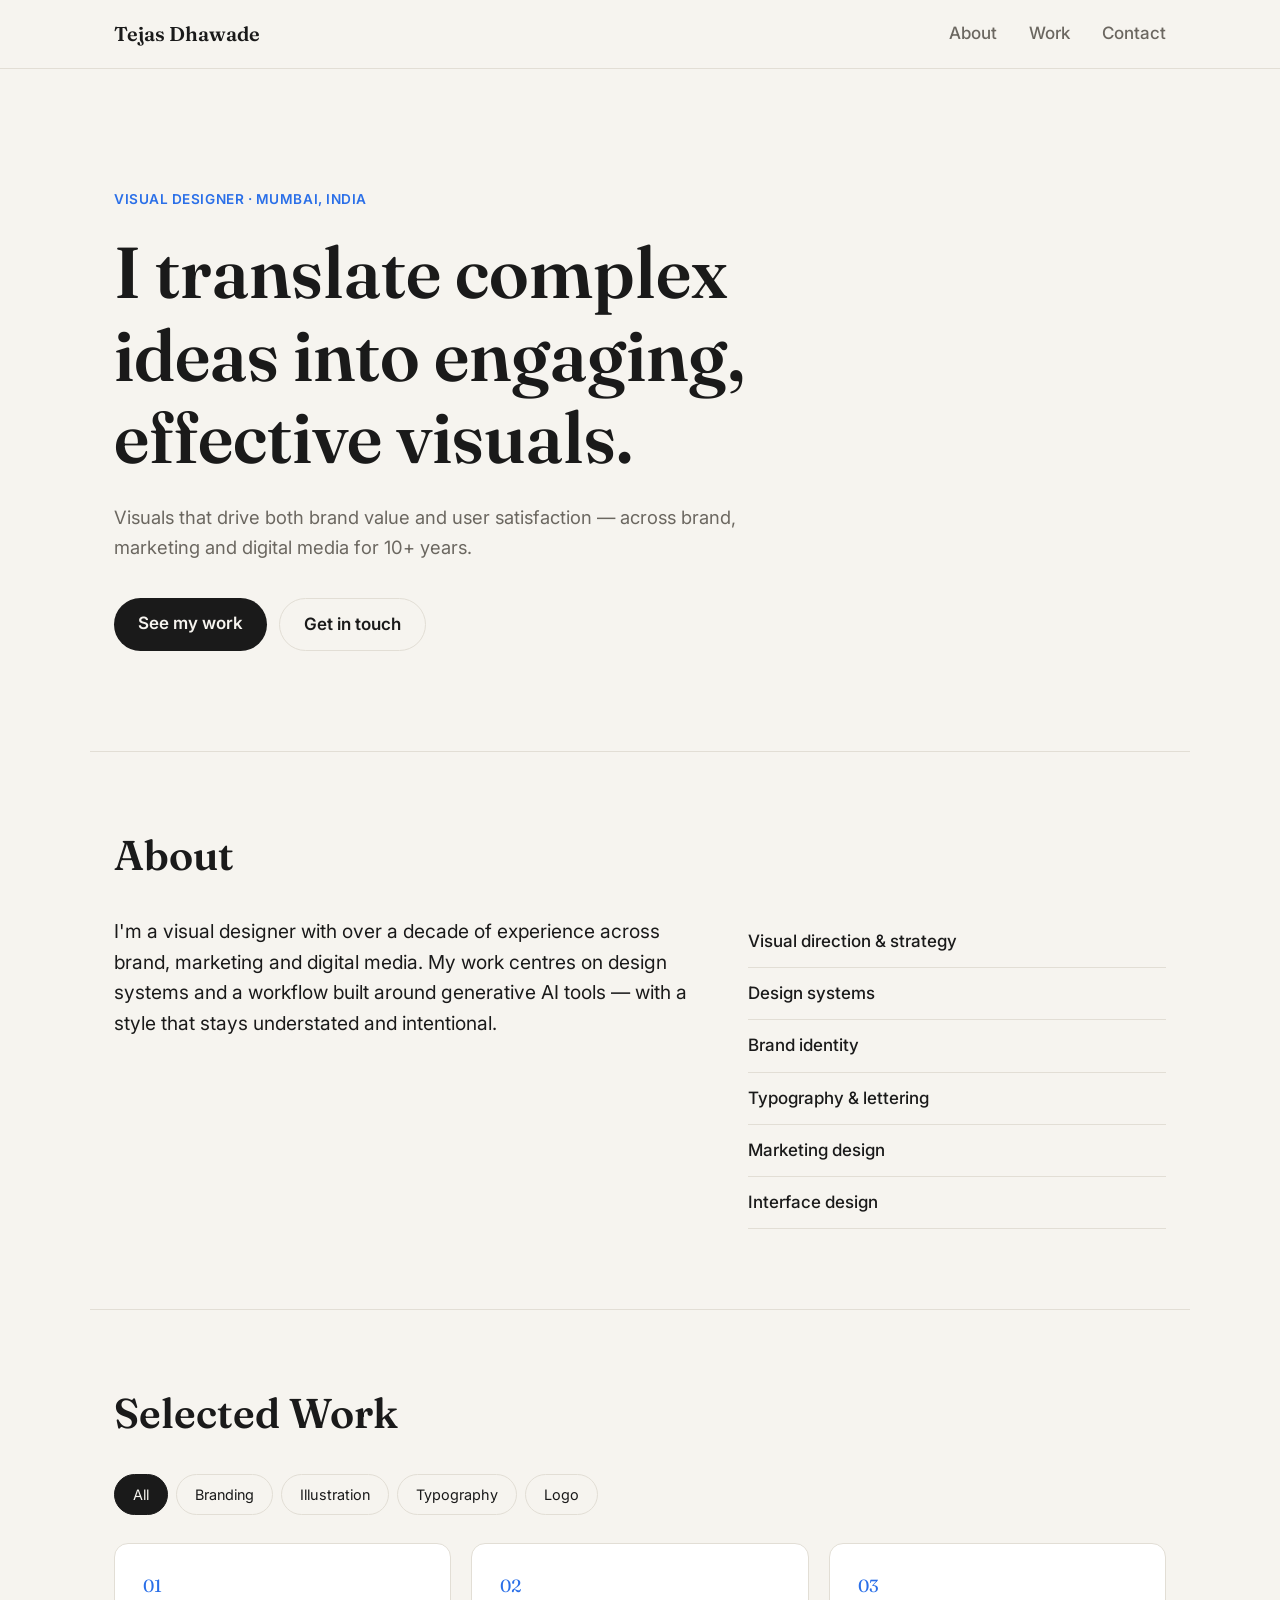
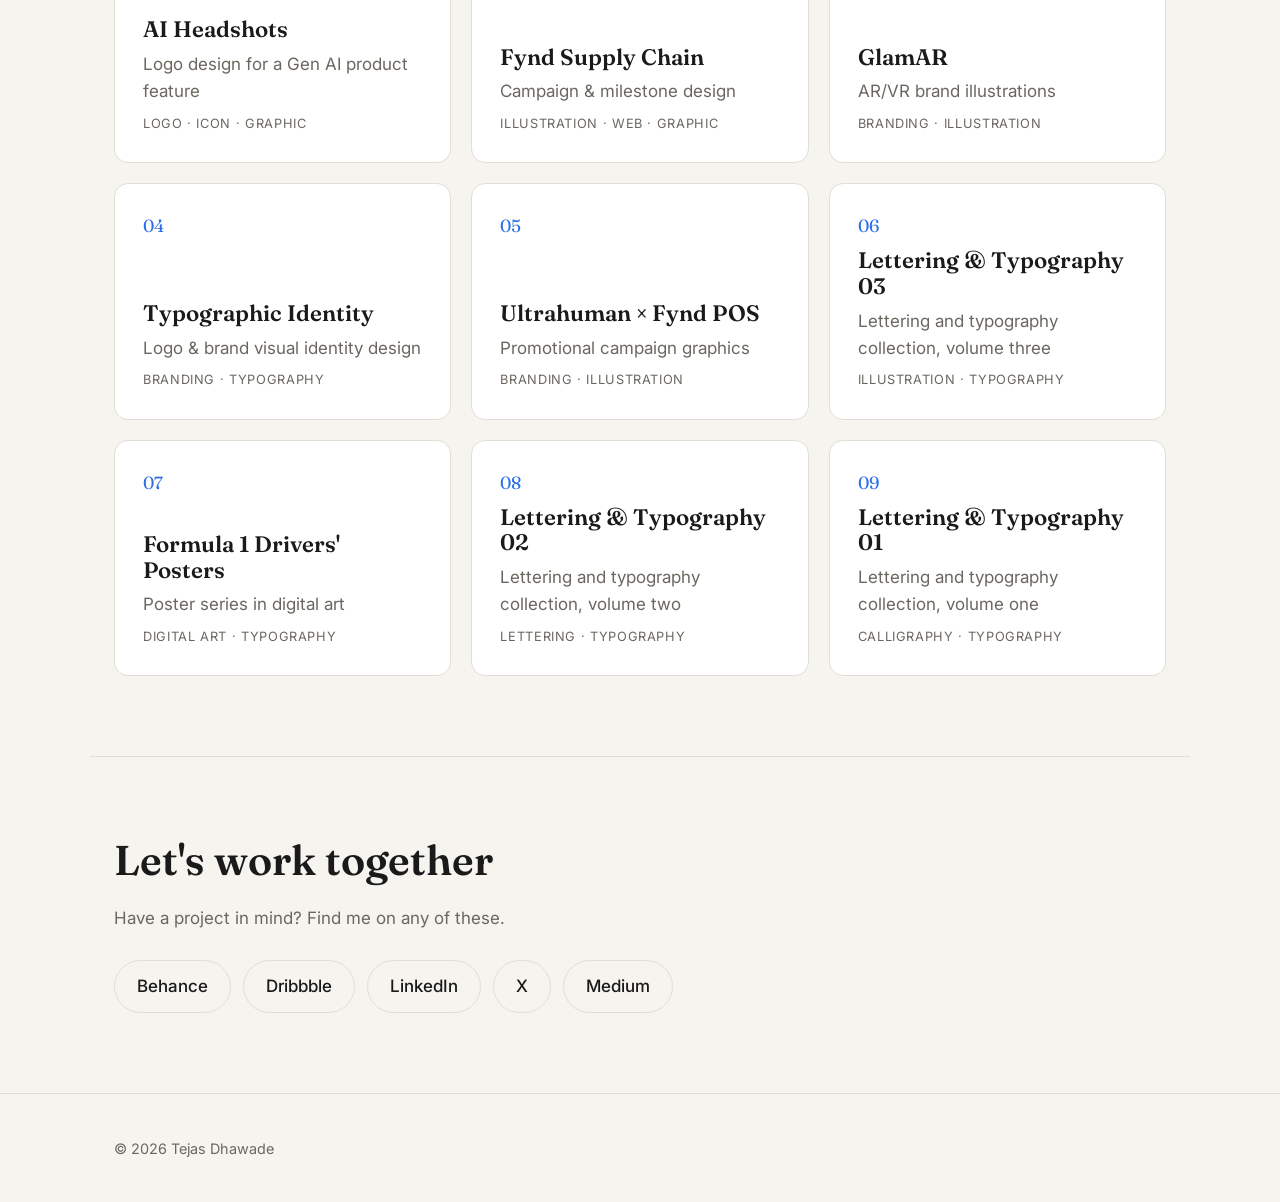
<file: index.html>
<!DOCTYPE html>
<html lang="en">
<head>
  <meta charset="UTF-8">
  <meta name="viewport" content="width=device-width, initial-scale=1.0">
  <title>Tejas Dhawade — Visual Designer</title>
  <meta name="description" content="Tejas Dhawade is a visual designer in Mumbai with 10+ years across brand, marketing and digital media.">

  <!-- Fonts from Google Fonts -->
  <link rel="preconnect" href="https://fonts.googleapis.com">
  <link rel="preconnect" href="https://fonts.gstatic.com" crossorigin>
  <link href="https://fonts.googleapis.com/css2?family=Fraunces:opsz,wght@9..144,400;9..144,600&family=Inter:wght@400;500;600&display=swap" rel="stylesheet">

  <link rel="stylesheet" href="style.css">
</head>
<body>

  <!-- ========== HEADER / NAVIGATION ========== -->
  <header class="site-header">
    <div class="container header-inner">
      <a href="#top" class="logo">Tejas Dhawade</a>

      <button class="menu-toggle" aria-label="Open menu" aria-expanded="false">
        <span></span><span></span>
      </button>

      <nav class="nav" aria-label="Main">
        <a href="#about">About</a>
        <a href="#work">Work</a>
        <a href="#contact">Contact</a>
      </nav>
    </div>
  </header>

  <main id="top">

    <!-- ========== HERO ========== -->
    <section class="hero container">
      <p class="eyebrow">Visual Designer · Mumbai, India</p>
      <h1>I translate complex ideas into engaging, effective visuals.</h1>
      <p class="hero-sub">
        Visuals that drive both brand value and user satisfaction —
        across brand, marketing and digital media for 10+ years.
      </p>
      <div class="hero-actions">
        <a href="#work" class="btn btn-primary">See my work</a>
        <a href="#contact" class="btn btn-ghost">Get in touch</a>
      </div>
    </section>

    <!-- ========== ABOUT ========== -->
    <section id="about" class="section container">
      <h2 class="section-title">About</h2>
      <div class="about-grid">
        <p class="about-text">
          I'm a visual designer with over a decade of experience across brand,
          marketing and digital media. My work centres on design systems and a
          workflow built around generative AI tools — with a style that stays
          understated and intentional.
        </p>
        <ul class="skills">
          <li>Visual direction &amp; strategy</li>
          <li>Design systems</li>
          <li>Brand identity</li>
          <li>Typography &amp; lettering</li>
          <li>Marketing design</li>
          <li>Interface design</li>
        </ul>
      </div>
    </section>

    <!-- ========== WORK ========== -->
    <section id="work" class="section container">
      <h2 class="section-title">Selected Work</h2>

      <!-- Filter buttons: script.js shows/hides cards by their data-tags -->
      <div class="filters" role="group" aria-label="Filter projects">
        <button class="filter active" data-filter="all">All</button>
        <button class="filter" data-filter="branding">Branding</button>
        <button class="filter" data-filter="illustration">Illustration</button>
        <button class="filter" data-filter="typography">Typography</button>
        <button class="filter" data-filter="logo">Logo</button>
      </div>

      <div class="work-grid">
        <a class="card" data-tags="logo graphic" href="https://tejasdhawade.com/ai-headshots-logo-design-for-a-gen-ai-product-feature" target="_blank" rel="noopener">
          <span class="card-num">01</span>
          <h3>AI Headshots</h3>
          <p>Logo design for a Gen AI product feature</p>
          <span class="card-tags">Logo · Icon · Graphic</span>
        </a>

        <a class="card" data-tags="illustration graphic" href="https://tejasdhawade.com/fynd-supply-chain-campaign-milestone-design" target="_blank" rel="noopener">
          <span class="card-num">02</span>
          <h3>Fynd Supply Chain</h3>
          <p>Campaign &amp; milestone design</p>
          <span class="card-tags">Illustration · Web · Graphic</span>
        </a>

        <a class="card" data-tags="branding illustration" href="https://tejasdhawade.com/glamar-arvr-brand-illustrations" target="_blank" rel="noopener">
          <span class="card-num">03</span>
          <h3>GlamAR</h3>
          <p>AR/VR brand illustrations</p>
          <span class="card-tags">Branding · Illustration</span>
        </a>

        <a class="card" data-tags="branding typography logo" href="https://tejasdhawade.com/typographic-logo-brand-visual-identity-design" target="_blank" rel="noopener">
          <span class="card-num">04</span>
          <h3>Typographic Identity</h3>
          <p>Logo &amp; brand visual identity design</p>
          <span class="card-tags">Branding · Typography</span>
        </a>

        <a class="card" data-tags="branding illustration" href="https://tejasdhawade.com/ultrahuman-x-fynd-pos-promotional-campaign-graphics" target="_blank" rel="noopener">
          <span class="card-num">05</span>
          <h3>Ultrahuman × Fynd POS</h3>
          <p>Promotional campaign graphics</p>
          <span class="card-tags">Branding · Illustration</span>
        </a>

        <a class="card" data-tags="typography illustration" href="https://tejasdhawade.com/lettering-typography-collection-03" target="_blank" rel="noopener">
          <span class="card-num">06</span>
          <h3>Lettering &amp; Typography 03</h3>
          <p>Lettering and typography collection, volume three</p>
          <span class="card-tags">Illustration · Typography</span>
        </a>

        <a class="card" data-tags="typography" href="https://tejasdhawade.com/formula-1-drivers-posters" target="_blank" rel="noopener">
          <span class="card-num">07</span>
          <h3>Formula 1 Drivers' Posters</h3>
          <p>Poster series in digital art</p>
          <span class="card-tags">Digital Art · Typography</span>
        </a>

        <a class="card" data-tags="typography" href="https://tejasdhawade.com/lettering-typography-collection-02" target="_blank" rel="noopener">
          <span class="card-num">08</span>
          <h3>Lettering &amp; Typography 02</h3>
          <p>Lettering and typography collection, volume two</p>
          <span class="card-tags">Lettering · Typography</span>
        </a>

        <a class="card" data-tags="typography" href="https://tejasdhawade.com/lettering-typography-collection-01" target="_blank" rel="noopener">
          <span class="card-num">09</span>
          <h3>Lettering &amp; Typography 01</h3>
          <p>Lettering and typography collection, volume one</p>
          <span class="card-tags">Calligraphy · Typography</span>
        </a>
      </div>
    </section>

    <!-- ========== CONTACT ========== -->
    <section id="contact" class="section container contact">
      <h2 class="section-title">Let's work together</h2>
      <p class="contact-text">Have a project in mind? Find me on any of these.</p>
      <ul class="socials">
        <li><a href="https://www.behance.net/TejasDhawade" target="_blank" rel="noopener">Behance</a></li>
        <li><a href="https://dribbble.com/TejasDhawade" target="_blank" rel="noopener">Dribbble</a></li>
        <li><a href="https://www.linkedin.com/in/tejas-dhawade-09a824100/" target="_blank" rel="noopener">LinkedIn</a></li>
        <li><a href="https://x.com/tejasdhawade45" target="_blank" rel="noopener">X</a></li>
        <li><a href="https://medium.com/@Tejas45" target="_blank" rel="noopener">Medium</a></li>
      </ul>
    </section>

  </main>

  <!-- ========== FOOTER ========== -->
  <footer class="site-footer">
    <div class="container">
      <p>© <span id="year"></span> Tejas Dhawade</p>
    </div>
  </footer>

  <script src="script.js"></script>
</body>
</html>
</file>
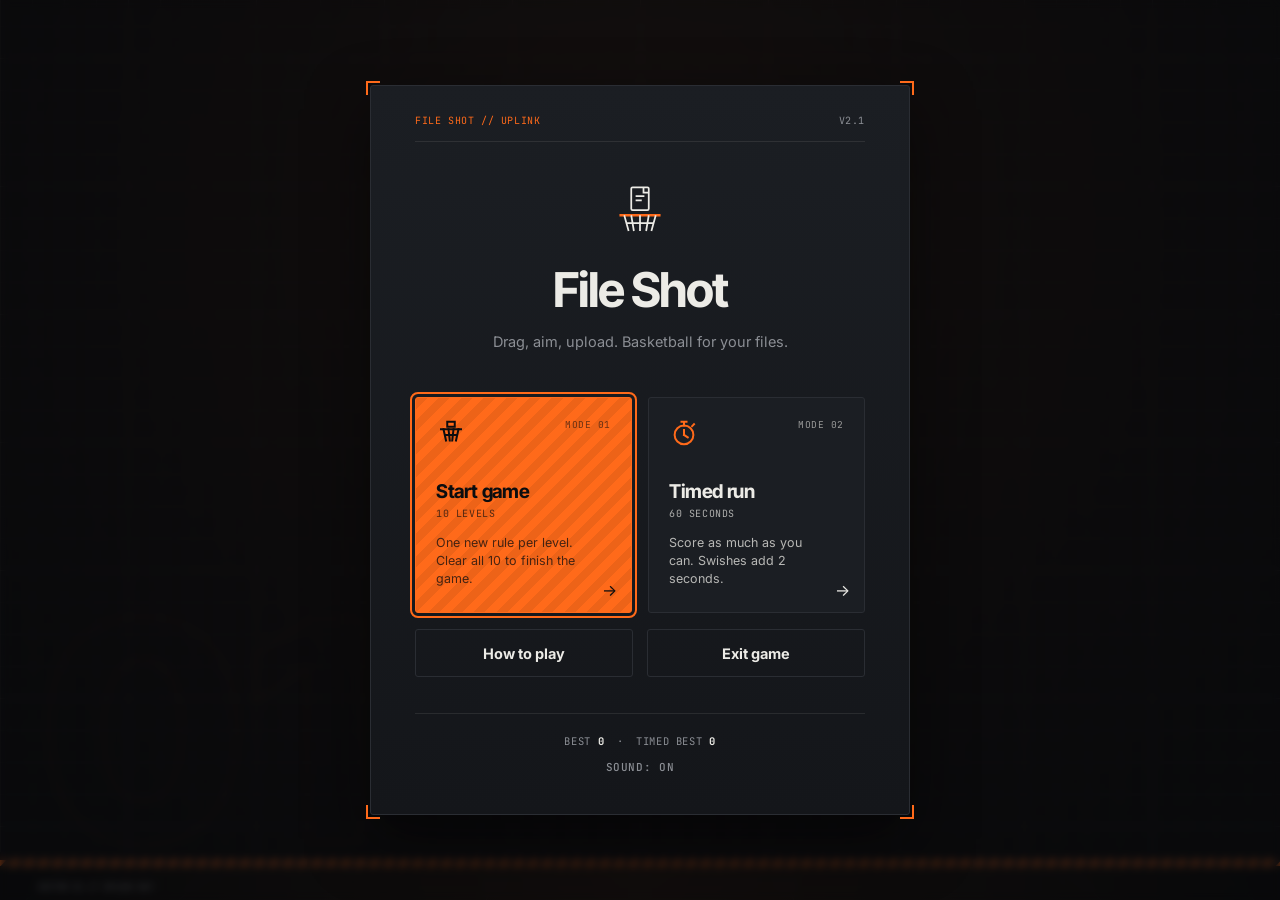
<file: file-shot/index.html>
<!DOCTYPE html>
<html lang="en">
<head>
  <meta charset="UTF-8">
  <meta name="viewport" content="width=device-width, initial-scale=1.0, viewport-fit=cover">
  <title>File Shot</title>
  <meta name="description" content="A tiny game: drag a file, aim at the hoop, and upload it with a swish.">

  <link rel="preconnect" href="https://fonts.googleapis.com">
  <link rel="preconnect" href="https://fonts.gstatic.com" crossorigin>
  <link href="https://fonts.googleapis.com/css2?family=Inter:wght@400;500;600;700&family=Inter+Tight:wght@500;600;700;800&family=JetBrains+Mono:wght@400;500;600;700&display=swap" rel="stylesheet">

  <link rel="stylesheet" href="game.css?v=20">

  <meta name="theme-color" content="#0c0d0f">
  <link rel="icon" href="icons/favicon-32.png" sizes="32x32" type="image/png">
</head>
<body>

  <!-- The whole scene (drop zone, hoop, files, effects) is drawn here -->
  <canvas id="scene" aria-label="Basketball upload game. Drag the file toward the hoop and release to shoot."></canvas>

  <!-- ========== HUD ========== -->
  <header class="hud" id="hud">
    <div class="hud-left">
      <h1>Upload files</h1>
    </div>

    <div class="hud-right">
      <div class="pill" id="scorePill" aria-live="polite">
        <div class="stat pts"><b id="points">0</b><span>Points</span></div>
        <div class="stat up"><b id="uploaded">0</b><span>Uploaded</span></div>
        <div class="stat miss"><b id="missed">0</b><span>Missed</span></div>
        <div class="stat rate"><b id="rate">–</b><span>Success</span></div>
      </div>
      <div class="level">
        <span class="revives" id="revives" title="Revives: each one saves you from a game over" hidden>
          <svg viewBox="0 0 24 24" aria-hidden="true"><path d="M12 20s-7-4.4-7-10a4 4 0 0 1 7-2.6A4 4 0 0 1 19 10c0 5.6-7 10-7 10Z"/><path d="M12 9.5v5M9.5 12h5"/></svg>
          <b id="revivesCount">0</b>
        </span>
        <span id="levelName">Level 1 · Warm-up</span>
        <span class="lvbar" id="levelBar"><i id="levelFill"></i></span>
        <span class="pips" id="pips" title="Misses in a row. A 6th miss ends the game." hidden><i></i><i></i><i></i><i></i><i></i></span>
      </div>
      <div class="actions">
        <button class="btn icon" id="mute" type="button" aria-label="Mute sound" title="Sound">
          <svg class="on" viewBox="0 0 24 24" aria-hidden="true"><path d="M11 5 6 9H3v6h3l5 4V5Z"/><path d="M15.5 8.5a5 5 0 0 1 0 7M18.5 5.5a9 9 0 0 1 0 13"/></svg>
          <svg class="off" viewBox="0 0 24 24" aria-hidden="true"><path d="M11 5 6 9H3v6h3l5 4V5Z"/><path d="m16 9 6 6m0-6-6 6"/></svg>
        </button>
        <button class="btn icon" id="pauseBtn" type="button" aria-label="Pause" title="Pause (Esc)">
          <svg viewBox="0 0 24 24" aria-hidden="true"><path d="M9 5v14M15 5v14"/></svg>
        </button>
      </div>
    </div>
  </header>

  <!-- Upload "progress" toasts appear here after each basket -->
  <ul class="tray" id="tray" aria-live="polite"></ul>

  <!-- ========== Start screen ========== -->
  <div class="screen menu" id="menu">
    <div class="card menu-card" role="dialog" aria-modal="true" aria-labelledby="menuTitle">
      <div id="menuMain">
        <div class="menu-head">
          <span>FILE SHOT // UPLINK</span>
          <span>V2.1</span>
        </div>
        <svg class="mark" viewBox="0 0 64 64" aria-hidden="true">
          <rect x="22" y="6" width="20" height="26" rx="1.5"/>
          <path d="M36 6v6h6M27 16h10M27 21h7"/>
          <path class="hot" d="M10 38h44"/>
          <path d="M14 38l5 18M22 38l3 18M32 38v18M42 38l-3 18M50 38l-5 18M17 47h30"/>
        </svg>
        <h2 id="menuTitle">File Shot</h2>
        <p class="tagline">Drag, aim, upload. Basketball for your files.</p>

        <div class="mode-cards">
          <button class="mode-card primary" id="startClassic" type="button">
            <span class="mode-top">
              <svg viewBox="0 0 24 24" aria-hidden="true"><path d="M4 9h16"/><path d="M6 9l2 9M10 9l1 9M14 9l-1 9M18 9l-2 9M7 13.5h10"/><path d="M9 3h6v4H9z"/></svg>
              <span class="mode-code">MODE 01</span>
            </span>
            <span class="mode-title">Start game</span>
            <span class="mode-meta">10 LEVELS</span>
            <span class="mode-desc">One new rule per level. Clear all 10 to finish the game.</span>
            <span class="mode-go" aria-hidden="true">→</span>
          </button>
          <button class="mode-card" id="startTimed" type="button">
            <span class="mode-top">
              <svg viewBox="0 0 24 24" aria-hidden="true"><circle cx="12" cy="13.5" r="7.5"/><path d="M12 13.5V9.5M12 13.5l3 2M10 3h4M12 3v3M18.5 6.5l1.5-1.5"/></svg>
              <span class="mode-code">MODE 02</span>
            </span>
            <span class="mode-title">Timed run</span>
            <span class="mode-meta">60 SECONDS</span>
            <span class="mode-desc">Score as much as you can. Swishes add 2 seconds.</span>
            <span class="mode-go" aria-hidden="true">→</span>
          </button>
        </div>

        <div class="menu-row">
          <button class="cta ghost" id="howTo" type="button" aria-expanded="false" aria-controls="howPanel">How to play</button>
          <button class="cta ghost" id="exitGame" type="button">Exit game</button>
        </div>

        <div class="how" id="howPanel" hidden>
          <ul>
            <li><b>Shoot:</b> drag a file toward the hoop. The further you pull, the harder you throw. Let go to shoot.</li>
            <li><b>Classic:</b> ten levels, each adding one new rule, with a short briefing before each one. Score the target in the timed final level to finish the game.</li>
            <li><b>File weight:</b> <span class="tag light">LIGHT</span> 1 pt, short pull. <span class="tag normal">NORMAL</span> 2 pts. <span class="tag heavy">HEAVY</span> 3 pts, long pull.</li>
            <li><b>Losing:</b> from level 4 to 9, miss 6 in a row and the game ends. Don't touch virus files: that counts as a miss.</li>
            <li><b>Revives:</b> every 5 uploads in a row earns one, up to 4 at a time. Use it to keep going when you'd otherwise lose.</li>
            <li><b>Timed run:</b> 60 seconds on one clock. Clean swishes add 2 seconds.</li>
          </ul>
        </div>

        <p class="menu-best">Best <b id="menuBest">0</b> <span>·</span> Timed best <b id="menuBestTimed">0</b></p>
        <button class="link" id="menuMute" type="button">Sound: on</button>
      </div>

      <div id="goodbye" hidden>
        <h2>Thanks for playing!</h2>
        <p class="tagline">You can close this tab now.</p>
        <button class="cta" id="goodbyeBack" type="button">Back to menu</button>
      </div>
    </div>
  </div>

  <!-- ========== Level briefing ========== -->
  <div class="screen" id="intro" hidden>
    <div class="card intro-card" role="dialog" aria-modal="true" aria-labelledby="introTitle">
      <p class="over-kicker" id="introKicker">Level 1 of 5</p>
      <h2 id="introTitle">Warm-up</h2>
      <ul class="intro-rules" id="introRules"></ul>
      <p class="intro-goal" id="introGoal">Upload 3 files to move on</p>
      <div class="menu-buttons">
        <button class="cta big" id="introStart" type="button">Start level</button>
        <button class="link" id="introExit" type="button">Exit to menu</button>
      </div>
    </div>
  </div>

  <!-- ========== Revive offer ========== -->
  <div class="screen" id="revivePrompt" hidden>
    <div class="card revive-card" role="dialog" aria-modal="true" aria-labelledby="reviveTitle">
      <div class="revive-heart" aria-hidden="true">
        <svg viewBox="0 0 24 24"><path d="M12 20s-7-4.4-7-10a4 4 0 0 1 7-2.6A4 4 0 0 1 19 10c0 5.6-7 10-7 10Z"/><path d="M12 9.5v5M9.5 12h5"/></svg>
      </div>
      <h2 id="reviveTitle">Use a revive?</h2>
      <p class="tagline">That was 6 misses in a row. You have <b id="reviveCount">1</b> <span id="reviveWord">revive</span>. Use one to clear your misses and keep going.</p>
      <div class="menu-buttons">
        <button class="cta big alt-good" id="useRevive" type="button">Use revive</button>
        <button class="cta ghost" id="declineRevive" type="button">End game</button>
      </div>
    </div>
  </div>

  <!-- ========== Pause ========== -->
  <div class="screen" id="pause" hidden>
    <div class="card pause-card" role="dialog" aria-modal="true" aria-labelledby="pauseTitle">
      <h2 id="pauseTitle">Paused</h2>
      <div class="menu-buttons">
        <button class="cta" id="resume" type="button">Resume</button>
        <button class="cta ghost" id="pauseRestart" type="button">Restart</button>
        <button class="cta ghost" id="pauseExit" type="button">Exit to menu</button>
      </div>
    </div>
  </div>

  <!-- ========== Results ========== -->
  <div class="screen" id="over" hidden>
    <div class="card over-card" role="dialog" aria-modal="true" aria-labelledby="overVerdict">
      <p class="over-kicker" id="overKicker">Game over</p>
      <h2 class="verdict" id="overVerdict">Upload failed.</h2>
      <p class="big-score"><span id="finalPoints">0</span><small id="finalUnit">points</small></p>
      <p class="best" id="finalBest">Best: 0</p>
      <dl class="final-stats">
        <div><dt>Uploaded</dt><dd id="finalUploaded">0</dd></div>
        <div><dt>Missed</dt><dd id="finalMissed">0</dd></div>
        <div><dt>Success</dt><dd id="finalRate">–</dd></div>
        <div><dt>Best streak</dt><dd id="finalStreak">0</dd></div>
        <div><dt id="finalExtraLabel">Level</dt><dd id="finalExtra">1</dd></div>
        <div><dt id="finalLastLabel">Revives used</dt><dd id="finalLast">0</dd></div>
      </dl>
      <div class="over-actions">
        <button class="cta" id="restart" type="button">Restart</button>
        <button class="cta ghost" id="share" type="button">Share</button>
        <button class="cta ghost" id="overExit" type="button">Exit</button>
      </div>
      <div class="share-row">
        <a id="shareX" href="#" target="_blank" rel="noopener">Post on X</a>
        <a id="shareWa" href="#" target="_blank" rel="noopener">Send on WhatsApp</a>
      </div>
      <p class="share-note" id="shareNote" aria-live="polite"></p>
      <div class="share-fallback" id="shareFallback" hidden>
        <input id="shareText" type="text" readonly aria-label="Score to share">
      </div>
    </div>
  </div>

  <script src="game.js?v=20"></script>
</body>
</html>
</file>
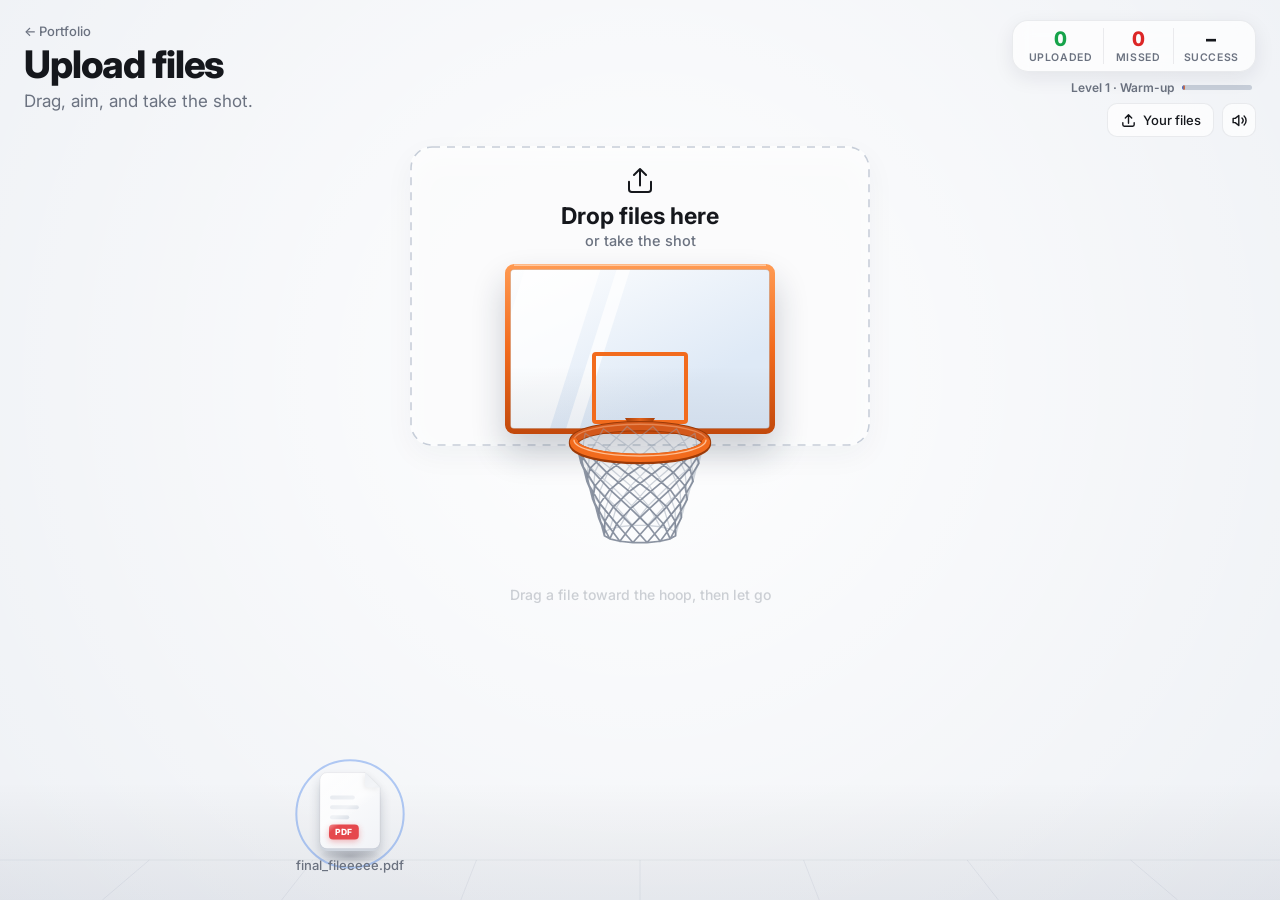
<file: game.html>
<!DOCTYPE html>
<html lang="en">
<head>
  <meta charset="UTF-8">
  <meta name="viewport" content="width=device-width, initial-scale=1.0, viewport-fit=cover">
  <title>File Shot — Upload Hoops</title>
  <meta name="description" content="A tiny game: drag a file, aim at the hoop, and upload it with a swish.">

  <link rel="preconnect" href="https://fonts.googleapis.com">
  <link rel="preconnect" href="https://fonts.gstatic.com" crossorigin>
  <link href="https://fonts.googleapis.com/css2?family=Inter:wght@400;500;600;700;800&display=swap" rel="stylesheet">

  <link rel="stylesheet" href="game.css">

  <!-- Installable app -->
  <link rel="manifest" href="manifest.webmanifest">
  <meta name="theme-color" content="#eceff4" media="(prefers-color-scheme: light)">
  <meta name="theme-color" content="#111317" media="(prefers-color-scheme: dark)">
  <link rel="icon" href="icons/favicon-32.png" sizes="32x32" type="image/png">
  <link rel="apple-touch-icon" href="icons/apple-touch-icon.png">
  <meta name="apple-mobile-web-app-capable" content="yes">
  <meta name="mobile-web-app-capable" content="yes">
  <meta name="apple-mobile-web-app-title" content="File Shot">
  <meta name="apple-mobile-web-app-status-bar-style" content="default">
</head>
<body>

  <!-- The whole scene (drop zone, hoop, files, effects) is drawn here -->
  <canvas id="scene" aria-label="Basketball upload game. Drag the file toward the hoop and release to shoot."></canvas>

  <!-- ========== HUD ========== -->
  <header class="hud">
    <div class="hud-left">
      <a class="back" href="index.html">&larr; Portfolio</a>
      <h1>Upload files</h1>
      <p>Drag, aim, and take the shot.</p>
    </div>

    <div class="hud-right">
      <div class="pill" id="scorePill" aria-live="polite">
        <div class="stat up"><b id="uploaded">0</b><span>Uploaded</span></div>
        <div class="stat miss"><b id="missed">0</b><span>Missed</span></div>
        <div class="stat rate"><b id="rate">–</b><span>Success</span></div>
      </div>
      <div class="level">
        <span id="levelName">Level 1 · Warm-up</span>
        <span class="lvbar" id="levelBar"><i id="levelFill"></i></span>
        <span class="pips" id="pips" title="Misses in a row. A 6th miss ends the game." hidden><i></i><i></i><i></i><i></i><i></i></span>
      </div>
      <div class="actions">
        <button class="btn" id="install" type="button" title="Install File Shot as an app" hidden>
          <svg viewBox="0 0 24 24" aria-hidden="true"><path d="M12 4v11m0 0-4.5-4.5M12 15l4.5-4.5M4 17v1a2 2 0 0 0 2 2h12a2 2 0 0 0 2-2v-1"/></svg>
          <span>Install</span>
        </button>
        <label class="btn" title="Shoot your own files">
          <input type="file" id="picker" multiple hidden>
          <svg viewBox="0 0 24 24" aria-hidden="true"><path d="M12 16V4m0 0-4.5 4.5M12 4l4.5 4.5M4 15v3a2 2 0 0 0 2 2h12a2 2 0 0 0 2-2v-3"/></svg>
          <span>Your files</span>
        </label>
        <button class="btn icon" id="mute" type="button" aria-label="Mute sound" title="Sound">
          <svg class="on" viewBox="0 0 24 24" aria-hidden="true"><path d="M11 5 6 9H3v6h3l5 4V5Z"/><path d="M15.5 8.5a5 5 0 0 1 0 7M18.5 5.5a9 9 0 0 1 0 13"/></svg>
          <svg class="off" viewBox="0 0 24 24" aria-hidden="true"><path d="M11 5 6 9H3v6h3l5 4V5Z"/><path d="m16 9 6 6m0-6-6 6"/></svg>
        </button>
      </div>
    </div>
  </header>

  <!-- Upload "progress" toasts appear here after each basket -->
  <ul class="tray" id="tray" aria-live="polite"></ul>

  <!-- Level-up announcement -->
  <div class="banner" id="banner" role="status" hidden>
    <span class="kicker"></span>
    <strong class="title"></strong>
    <span class="sub"></span>
  </div>

  <!-- Final score -->
  <div class="over" id="over" hidden>
    <div class="over-card" role="dialog" aria-modal="true" aria-labelledby="overTitle">
      <p class="over-kicker">Upload interrupted</p>
      <h2 id="overTitle"><span id="finalUploaded">0</span><small>files uploaded</small></h2>
      <p class="best" id="finalBest">Best: 0</p>
      <dl class="final-stats">
        <div><dt>Missed</dt><dd id="finalMissed">0</dd></div>
        <div><dt>Success</dt><dd id="finalRate">–</dd></div>
        <div><dt>Best streak</dt><dd id="finalStreak">0</dd></div>
        <div><dt>Time</dt><dd id="finalTime">0s</dd></div>
      </dl>
      <div class="over-actions">
        <button class="cta" id="restart" type="button">Play again</button>
        <button class="cta ghost" id="share" type="button">Share score</button>
      </div>
      <div class="share-row">
        <a id="shareX" href="#" target="_blank" rel="noopener">Post on X</a>
        <a id="shareWa" href="#" target="_blank" rel="noopener">Send on WhatsApp</a>
      </div>
      <p class="share-note" id="shareNote" aria-live="polite"></p>
      <div class="share-fallback" id="shareFallback" hidden>
        <input id="shareText" type="text" readonly aria-label="Score to share">
      </div>
    </div>
  </div>

  <script src="game.js"></script>
</body>
</html>
</file>
<file: style.css>
/* =========================================================
   1. DESIGN TOKENS
   Change a colour or font here and it updates everywhere.
   ========================================================= */
:root {
  --bg: #f6f4ef;
  --surface: #ffffff;
  --text: #1a1a1a;
  --muted: #6b6760;
  --line: #e2ded5;
  --accent: #2a6fe8;

  --font-display: "Fraunces", Georgia, serif;
  --font-body: "Inter", system-ui, sans-serif;

  --radius: 14px;
  --max-width: 1100px;
}

/* Dark mode: follows the visitor's system setting */
@media (prefers-color-scheme: dark) {
  :root {
    --bg: #141413;
    --surface: #1e1d1b;
    --text: #f2efe8;
    --muted: #a19c92;
    --line: #2e2c29;
    --accent: #5b9bff;
  }
}

/* =========================================================
   2. BASE STYLES
   ========================================================= */
*,
*::before,
*::after {
  box-sizing: border-box;
}

html {
  scroll-behavior: smooth;
}

body {
  margin: 0;
  background: var(--bg);
  color: var(--text);
  font-family: var(--font-body);
  font-size: 17px;
  line-height: 1.6;
}

a {
  color: inherit;
}

h1, h2, h3 {
  font-family: var(--font-display);
  font-weight: 600;
  line-height: 1.15;
  margin: 0;
}

.container {
  max-width: var(--max-width);
  margin: 0 auto;
  padding: 0 24px;
}

/* =========================================================
   3. HEADER
   ========================================================= */
.site-header {
  position: sticky;
  top: 0;
  z-index: 10;
  background: color-mix(in srgb, var(--bg) 85%, transparent);
  backdrop-filter: blur(10px);
  border-bottom: 1px solid var(--line);
}

.header-inner {
  display: flex;
  align-items: center;
  justify-content: space-between;
  height: 68px;
}

.logo {
  font-family: var(--font-display);
  font-size: 1.25rem;
  font-weight: 600;
  text-decoration: none;
}

.nav {
  display: flex;
  gap: 32px;
}

.nav a {
  text-decoration: none;
  color: var(--muted);
  font-weight: 500;
  transition: color 0.2s;
}

.nav a:hover {
  color: var(--text);
}

/* The hamburger button only shows on small screens */
.menu-toggle {
  display: none;
  background: none;
  border: 0;
  padding: 8px;
  cursor: pointer;
}

.menu-toggle span {
  display: block;
  width: 22px;
  height: 2px;
  margin: 5px 0;
  background: var(--text);
  transition: transform 0.25s;
}

/* =========================================================
   4. HERO
   ========================================================= */
.hero {
  padding-top: 120px;
  padding-bottom: 100px;
}

.eyebrow {
  color: var(--accent);
  font-weight: 600;
  letter-spacing: 0.04em;
  text-transform: uppercase;
  font-size: 0.85rem;
  margin: 0 0 20px;
}

.hero h1 {
  font-size: clamp(2.4rem, 6vw, 4.5rem);
  max-width: 16ch;
}

.hero-sub {
  color: var(--muted);
  font-size: 1.15rem;
  max-width: 52ch;
  margin: 24px 0 36px;
}

.hero-actions {
  display: flex;
  flex-wrap: wrap;
  gap: 12px;
}

.btn {
  display: inline-block;
  padding: 12px 24px;
  border-radius: 999px;
  font-weight: 600;
  text-decoration: none;
  transition: transform 0.2s, background 0.2s;
}

.btn:hover {
  transform: translateY(-2px);
}

.btn-primary {
  background: var(--text);
  color: var(--bg);
}

.btn-ghost {
  border: 1px solid var(--line);
}

/* =========================================================
   5. SECTIONS (About, Work, Contact)
   ========================================================= */
.section {
  padding-top: 80px;
  padding-bottom: 80px;
  border-top: 1px solid var(--line);
}

.section-title {
  font-size: clamp(1.8rem, 4vw, 2.6rem);
  margin-bottom: 36px;
}

/* About */
.about-grid {
  display: grid;
  grid-template-columns: 1.4fr 1fr;
  gap: 48px;
}

.about-text {
  font-size: 1.2rem;
  margin: 0;
}

.skills {
  list-style: none;
  margin: 0;
  padding: 0;
}

.skills li {
  padding: 12px 0;
  border-bottom: 1px solid var(--line);
  font-weight: 500;
}

/* Work filters */
.filters {
  display: flex;
  flex-wrap: wrap;
  gap: 8px;
  margin-bottom: 28px;
}

.filter {
  font: inherit;
  font-size: 0.9rem;
  padding: 8px 18px;
  border-radius: 999px;
  border: 1px solid var(--line);
  background: transparent;
  color: var(--text);
  cursor: pointer;
}

.filter.active {
  background: var(--text);
  color: var(--bg);
  border-color: var(--text);
}

/* Work cards */
.work-grid {
  display: grid;
  grid-template-columns: repeat(auto-fill, minmax(300px, 1fr));
  gap: 20px;
}

.card {
  display: flex;
  flex-direction: column;
  gap: 8px;
  min-height: 220px;
  padding: 28px;
  background: var(--surface);
  border: 1px solid var(--line);
  border-radius: var(--radius);
  text-decoration: none;
  transition: transform 0.25s, border-color 0.25s;
}

.card:hover {
  transform: translateY(-4px);
  border-color: var(--accent);
}

.card.hidden {
  display: none;
}

.card-num {
  font-family: var(--font-display);
  color: var(--accent);
  font-size: 1.1rem;
}

.card h3 {
  font-size: 1.4rem;
  margin-top: auto;
}

.card p {
  margin: 0;
  color: var(--muted);
}

.card-tags {
  font-size: 0.8rem;
  color: var(--muted);
  text-transform: uppercase;
  letter-spacing: 0.05em;
}

/* Contact */
.contact-text {
  color: var(--muted);
  margin: -16px 0 28px;
}

.socials {
  display: flex;
  flex-wrap: wrap;
  gap: 12px;
  list-style: none;
  margin: 0;
  padding: 0;
}

.socials a {
  display: inline-block;
  padding: 12px 22px;
  border: 1px solid var(--line);
  border-radius: 999px;
  text-decoration: none;
  font-weight: 500;
  transition: border-color 0.2s, color 0.2s;
}

.socials a:hover {
  border-color: var(--accent);
  color: var(--accent);
}

/* =========================================================
   6. FOOTER
   ========================================================= */
.site-footer {
  border-top: 1px solid var(--line);
  padding: 28px 0;
  color: var(--muted);
  font-size: 0.9rem;
}

/* =========================================================
   7. SCROLL-REVEAL ANIMATION (driven by script.js)
   ========================================================= */
.reveal {
  opacity: 0;
  transform: translateY(24px);
  transition: opacity 0.7s ease, transform 0.7s ease;
}

.reveal.visible {
  opacity: 1;
  transform: none;
}

/* =========================================================
   8. RESPONSIVE — phones and small tablets
   ========================================================= */
@media (max-width: 720px) {
  .menu-toggle {
    display: block;
  }

  .nav {
    position: absolute;
    top: 68px;
    left: 0;
    right: 0;
    flex-direction: column;
    gap: 0;
    background: var(--bg);
    border-bottom: 1px solid var(--line);
    display: none;
  }

  .nav.open {
    display: flex;
  }

  .nav a {
    padding: 16px 24px;
  }

  /* Turn the two lines into an "X" when the menu is open */
  .menu-toggle[aria-expanded="true"] span:first-child {
    transform: translateY(3.5px) rotate(45deg);
  }

  .menu-toggle[aria-expanded="true"] span:last-child {
    transform: translateY(-3.5px) rotate(-45deg);
  }

  .hero {
    padding-top: 72px;
    padding-bottom: 64px;
  }

  .about-grid {
    grid-template-columns: 1fr;
    gap: 24px;
  }

  .work-grid {
    grid-template-columns: 1fr;
  }
}
</file>
<file: file-shot/game.css>
/* =========================================================
   File Shot — design tokens (the canvas reads these too)

   Look: dark, realistic and stylised. A near-black base, real materials
   for the hoop, bold colour on the files, and orange as the one accent
   for the interface. Weight colours (blue / yellow / red), virus lime,
   danger red and revive green each mean one thing.
   ========================================================= */
:root {
  --bg: #0c0d0f;
  --bg2: #08090a;
  --surface: #14161a;
  --surface-2: #1b1e23;
  --text: #ecebe6;
  --muted: #8b8e94;
  --line: #2a2d33;
  --hair: rgba(236, 235, 230, 0.09);
  --accent: #ff6a1a;          /* orange: the one interface accent */
  --accent-2: #ff8a3d;
  --on-accent: #0c0d0f;       /* text on orange */
  --ink-contrast: #0c0d0f;
  --good: #2fd27a;
  --bad: #ff4b3e;
  --virus: #b8f400;
  --w-light: #3a7bff;
  --w-normal: #f5c518;
  --w-heavy: #e8322b;
  --scrim: rgba(8, 9, 10, 0.8);
  --scrim-soft: rgba(8, 9, 10, 0.55);
  --font: "Inter", system-ui, -apple-system, "Segoe UI", sans-serif;
  --font-display: "Inter Tight", "Inter", system-ui, sans-serif;
  --font-mono: "JetBrains Mono", ui-monospace, SFMono-Regular, Menlo, monospace;
  --radius: 3px;
  color-scheme: dark;
}

*,
*::before,
*::after { box-sizing: border-box; }

[hidden] { display: none !important; }

html, body {
  margin: 0;
  height: 100%;
  overflow: hidden;
  background: var(--bg);
  color: var(--text);
  font-family: var(--font);
  -webkit-font-smoothing: antialiased;
  -webkit-tap-highlight-color: transparent;
}

#scene {
  position: fixed;
  inset: 0;
  width: 100%;
  height: 100%;
  display: block;
  touch-action: none;
  user-select: none;
  -webkit-user-select: none;
}

/* small uppercase technical labels */
.stat span, .level, .over-kicker, .menu-head, .mode-code, .mode-meta, .final-stats dt,
.intro-goal, .menu-best, .best, .toast .sub, .tag, .intro-rules .ic, .link {
  font-family: var(--font-mono);
  letter-spacing: 0.06em;
}

/* ---------- HUD ---------- */
.hud {
  position: fixed;
  top: 0;
  left: 0;
  right: 0;
  display: flex;
  justify-content: space-between;
  align-items: flex-start;
  gap: 16px;
  padding: max(20px, env(safe-area-inset-top)) max(24px, env(safe-area-inset-right)) 0 max(24px, env(safe-area-inset-left));
  pointer-events: none;
  z-index: 2;
  transition: opacity 0.25s;
}
.hud.hidden { opacity: 0; }
.hud.hidden * { pointer-events: none !important; }
.hud a, .hud button, .hud label { pointer-events: auto; }

.hud h1 {
  margin: 0;
  font-family: var(--font-display);
  font-size: clamp(22px, 3vw, 30px);
  font-weight: 700;
  letter-spacing: -0.03em;
  line-height: 1.05;
}

.hud-right {
  display: flex;
  flex-direction: column;
  align-items: flex-end;
  gap: 8px;
}

.pill {
  display: inline-flex;
  align-items: stretch;
  padding: 10px 6px;
  border-radius: var(--radius);
  background: var(--surface);
  border: 1px solid var(--line);
}

.stat {
  display: flex;
  flex-direction: column;
  align-items: flex-start;
  min-width: 72px;
  padding: 0 14px;
}
.stat + .stat { border-left: 1px solid var(--hair); }
.stat b {
  font-family: var(--font-display);
  font-size: 22px;
  font-weight: 700;
  line-height: 1.1;
  font-variant-numeric: tabular-nums;
}
.stat span {
  order: -1;
  font-size: 9.5px;
  font-weight: 500;
  text-transform: uppercase;
  color: var(--muted);
  margin-bottom: 2px;
}
.stat.pts b { color: var(--accent); }
.stat.miss b { color: var(--bad); }
.stat.bump b { animation: tick 0.35s ease-out; }
@keyframes tick {
  0% { transform: translateY(-4px); opacity: 0.4; }
  100% { transform: none; opacity: 1; }
}

.level {
  display: flex;
  align-items: center;
  gap: 8px;
  white-space: nowrap;
  font-size: 10.5px;
  font-weight: 500;
  text-transform: uppercase;
  color: var(--muted);
}

.lvbar {
  width: 80px;
  height: 3px;
  background: var(--line);
  overflow: hidden;
}
.lvbar i {
  display: block;
  height: 100%;
  width: 0;
  background: var(--accent);
  transition: width 0.3s;
}
.lvbar.clock i { transition: width 0.15s linear; }
.lvbar.clock.low i { background: var(--bad); animation: blink 0.6s steps(2) infinite; }
@keyframes blink { 50% { opacity: 0.3; } }

.pips { display: inline-flex; gap: 3px; }
.pips i {
  width: 8px;
  height: 8px;
  border: 1px solid var(--muted);
  background: transparent;
}
.pips i.on { background: var(--bad); border-color: var(--bad); }
.pips.danger i { animation: blink 0.7s steps(2) infinite; }

.revives {
  display: inline-flex;
  align-items: center;
  gap: 4px;
  padding: 1px 6px;
  border: 1px solid var(--good);
  color: var(--good);
}
.revives svg {
  width: 12px;
  height: 12px;
  fill: none;
  stroke: currentColor;
  stroke-width: 2;
  stroke-linejoin: round;
}
.revives b { font-variant-numeric: tabular-nums; }
.revives.bump { animation: tick 0.35s ease-out; }

.actions { display: flex; gap: 8px; }

.btn {
  display: inline-flex;
  align-items: center;
  gap: 6px;
  height: 32px;
  padding: 0 11px;
  border-radius: var(--radius);
  border: 1px solid var(--line);
  background: var(--surface);
  color: var(--text);
  font: 500 12.5px var(--font);
  cursor: pointer;
  transition: border-color 0.15s, background 0.15s;
}
.btn:hover { border-color: var(--text); }
.btn:active { background: var(--bg2); }
.btn.icon { width: 32px; padding: 0; justify-content: center; }
.btn svg {
  width: 16px;
  height: 16px;
  fill: none;
  stroke: currentColor;
  stroke-width: 1.8;
  stroke-linecap: square;
  stroke-linejoin: miter;
}
#mute .off { display: none; }
#mute.muted .on { display: none; }
#mute.muted .off { display: block; }

/* ---------- Upload toasts ---------- */
.tray {
  position: fixed;
  right: max(24px, env(safe-area-inset-right));
  top: 150px;
  margin: 0;
  padding: 0;
  list-style: none;
  display: flex;
  flex-direction: column;
  gap: 6px;
  width: 250px;
  pointer-events: none;
  z-index: 3;
}

.toast {
  display: flex;
  align-items: center;
  gap: 12px;
  padding: 11px 13px;
  border-radius: var(--radius);
  background: var(--surface);
  border: 1px solid var(--line);
  animation: toast-in 0.25s ease-out both;
}
.toast.out { animation: toast-out 0.25s ease-in forwards; }
@keyframes toast-in { from { opacity: 0; transform: translateX(12px); } }
@keyframes toast-out { to { opacity: 0; transform: translateX(12px); } }

.toast .badge {
  flex: none;
  display: grid;
  place-items: center;
  width: 34px;
  height: 34px;
  border-radius: 2px;
  color: #fff;
  font: 700 9px var(--font-mono);
}
.toast .info { flex: 1; min-width: 0; }
.toast .name {
  display: block;
  font-size: 12.5px;
  font-weight: 600;
  white-space: nowrap;
  overflow: hidden;
  text-overflow: ellipsis;
}
.toast .sub { display: block; font-size: 10px; color: var(--muted); margin-top: 1px; text-transform: uppercase; }
.toast .bar { height: 2px; margin-top: 6px; background: var(--line); overflow: hidden; }
.toast .bar i {
  display: block;
  height: 100%;
  width: 0;
  background: var(--accent);
  transition: width 0.9s cubic-bezier(0.3, 0.8, 0.3, 1);
}
.toast .check {
  flex: none;
  width: 18px;
  height: 18px;
  display: grid;
  place-items: center;
  background: var(--good);
  color: #fff;
  font-size: 11px;
  font-weight: 800;
  transform: scale(0);
  transition: transform 0.2s ease-out;
}
.toast.done .check { transform: scale(1); }

/* ---------- Screens ---------- */
.screen {
  position: fixed;
  inset: 0;
  display: grid;
  place-items: center;
  overflow-y: auto;
  padding: max(16px, env(safe-area-inset-top)) max(16px, env(safe-area-inset-right)) max(16px, env(safe-area-inset-bottom)) max(16px, env(safe-area-inset-left));
  background: var(--scrim);
  backdrop-filter: blur(4px);
  -webkit-backdrop-filter: blur(4px);
  z-index: 10;
}
.screen.menu { background: var(--scrim-soft); }
.screen.show { animation: fade 0.2s ease-out both; }
.screen.show .card { animation: card-in 0.3s cubic-bezier(0.2, 0.9, 0.3, 1) both; }
@keyframes fade { from { opacity: 0; } }
@keyframes card-in { from { opacity: 0; transform: translateY(10px); } }

.card {
  position: relative;
  width: min(420px, 100%);
  padding: 36px 32px 30px;
  border-radius: var(--radius);
  background: linear-gradient(180deg, var(--surface-2), var(--surface));
  border: 1px solid var(--line);
  box-shadow: 0 24px 60px rgba(0, 0, 0, 0.5);
  text-align: center;
}
/* corner brackets */
.card::before {
  content: "";
  position: absolute;
  inset: -5px;
  pointer-events: none;
  background:
    linear-gradient(var(--accent), var(--accent)) top left / 14px 2px,
    linear-gradient(var(--accent), var(--accent)) top left / 2px 14px,
    linear-gradient(var(--accent), var(--accent)) top right / 14px 2px,
    linear-gradient(var(--accent), var(--accent)) top right / 2px 14px,
    linear-gradient(var(--accent), var(--accent)) bottom left / 14px 2px,
    linear-gradient(var(--accent), var(--accent)) bottom left / 2px 14px,
    linear-gradient(var(--accent), var(--accent)) bottom right / 14px 2px,
    linear-gradient(var(--accent), var(--accent)) bottom right / 2px 14px;
  background-repeat: no-repeat;
}

.card h2 {
  margin: 0;
  font-family: var(--font-display);
  font-size: 30px;
  font-weight: 700;
  letter-spacing: -0.03em;
  text-wrap: balance;
}
.tagline { margin: 12px 0 0; font-size: 14.5px; line-height: 1.5; color: var(--muted); text-wrap: balance; }

.menu-buttons { display: flex; flex-direction: column; gap: 12px; margin-top: 28px; }
.menu-row { display: flex; gap: 14px; }
.menu-row .cta { flex: 1; }

/* buttons: solid ink for the main action, hairline for the rest */
.cta {
  height: 48px;
  padding: 0 18px;
  border-radius: var(--radius);
  border: 1px solid var(--accent);
  background: var(--accent);
  color: var(--on-accent);
  font: 700 14.5px var(--font);
  cursor: pointer;
  transition: transform 0.12s, background 0.15s, color 0.15s, border-color 0.15s;
}
.cta:hover { transform: translateY(-1px); background: var(--accent-2); border-color: var(--accent-2); }
.cta:active { transform: translateY(0); }
.cta.big { height: auto; min-height: 52px; font-size: 16px; }
.cta.ghost { background: transparent; color: var(--text); border-color: var(--line); }
.cta.ghost:hover { border-color: var(--accent); background: transparent; color: var(--accent); }
.cta.alt-good { background: var(--good); border-color: var(--good); color: #fff; }

.cta:focus-visible, .btn:focus-visible, .share-row a:focus-visible, .link:focus-visible, .mode-card:focus-visible {
  outline: 2px solid var(--accent);
  outline-offset: 3px;
}

.link {
  margin-top: 6px;
  padding: 6px 8px;
  border: 0;
  background: none;
  color: var(--muted);
  font-size: 11px;
  font-weight: 500;
  text-transform: uppercase;
  cursor: pointer;
}
.link:hover { color: var(--accent); }

/* ---------- Start screen ---------- */
.menu-card { width: min(540px, 100%); padding: 28px 44px 34px; }
.menu-head {
  display: flex;
  justify-content: space-between;
  padding-bottom: 14px;
  margin-bottom: 40px;
  border-bottom: 1px solid var(--hair);
  font-size: 10px;
  color: var(--muted);
}
.menu-head span:first-child { color: var(--accent); }
.mark {
  display: block;
  width: 56px;
  height: 56px;
  margin: 0 auto 22px;
  fill: none;
  stroke: var(--text);
  stroke-width: 2;
}
.mark .hot { stroke: var(--accent); stroke-width: 3;
  stroke-linecap: square;
  stroke-linejoin: miter;
}
.menu-card h2 { font-size: 48px; letter-spacing: -0.04em; }
.menu-card .tagline { margin-top: 12px; }

.mode-cards {
  display: grid;
  grid-template-columns: 1fr 1fr;
  gap: 16px;
  margin-top: 44px;
}
.mode-card {
  position: relative;
  display: flex;
  flex-direction: column;
  align-items: flex-start;
  gap: 4px;
  min-width: 0;
  padding: 20px 20px 24px;
  border-radius: var(--radius);
  border: 1px solid var(--line);
  background: var(--surface-2);
  color: var(--text);
  font: inherit;
  text-align: left;
  cursor: pointer;
  transition: border-color 0.15s, transform 0.15s, background 0.15s;
}
.mode-card:hover { border-color: var(--accent); transform: translateY(-2px); }
.mode-card:active { transform: translateY(0); }
.mode-card.primary {
  background:
    repeating-linear-gradient(135deg, rgba(0, 0, 0, 0.07) 0 8px, transparent 8px 16px),
    var(--accent);
  color: var(--on-accent);
  border-color: var(--accent);
}
.mode-card.primary:hover { border-color: var(--accent-2); }
.mode-card:not(.primary) .mode-top svg { color: var(--accent); }
.mode-top {
  display: flex;
  width: 100%;
  justify-content: space-between;
  align-items: flex-start;
  margin-bottom: 28px;
}
.mode-top svg {
  width: 30px;
  height: 30px;
  fill: none;
  stroke: currentColor;
  stroke-width: 1.6;
  stroke-linecap: square;
  stroke-linejoin: miter;
}
.mode-code { font-size: 9.5px; opacity: 0.6; }
.mode-title { font-family: var(--font-display); font-size: 19px; font-weight: 700; letter-spacing: -0.02em; }
.mode-meta { font-size: 10px; opacity: 0.7; text-transform: uppercase; }
.mode-desc { margin-top: 10px; font-size: 12.5px; line-height: 1.45; opacity: 0.75; }
.mode-go {
  position: absolute;
  right: 14px;
  bottom: 12px;
  font-size: 16px;
  transition: transform 0.15s;
}
.mode-card:hover .mode-go { transform: translateX(3px); }
.mode-card .mode-desc { padding-right: 20px; }

.menu-card .menu-row { margin-top: 16px; }

.how {
  margin-top: 20px;
  padding: 18px 20px;
  border: 1px solid var(--hair);
  background: var(--bg2);
  text-align: left;
}
.how ul { margin: 0; padding-left: 18px; display: flex; flex-direction: column; gap: 10px; }
.how li { font-size: 13px; line-height: 1.5; color: var(--muted); }
.how b { color: var(--text); }

.tag {
  display: inline-block;
  padding: 1px 5px;
  font-size: 9.5px;
  font-weight: 700;
  color: #fff;
  vertical-align: 1px;
}
.tag.light { background: var(--w-light); }
.tag.normal { background: var(--w-normal); color: #1a1400; }
.tag.heavy { background: var(--w-heavy); }

.menu-best {
  margin: 36px 0 0;
  padding-top: 20px;
  border-top: 1px solid var(--hair);
  font-size: 10.5px;
  color: var(--muted);
  text-transform: uppercase;
}
.menu-best b { color: var(--text); font-variant-numeric: tabular-nums; }
.menu-best span { margin: 0 6px; }
#goodbye .cta { margin-top: 20px; width: 100%; }

/* ---------- Level briefing ---------- */
.intro-card { width: min(480px, 100%); }
.over-kicker {
  margin: 0;
  font-size: 10.5px;
  font-weight: 500;
  text-transform: uppercase;
  color: var(--accent);
}
.intro-card h2 { font-size: 36px; margin-top: 10px; }
.intro-rules {
  list-style: none;
  margin: 28px 0 0;
  padding: 0;
  text-align: left;
  border-top: 1px solid var(--hair);
}
.intro-rules li {
  display: flex;
  align-items: baseline;
  gap: 18px;
  padding: 15px 2px;
  border-bottom: 1px solid var(--hair);
  font-size: 14px;
  line-height: 1.45;
}
.intro-rules .ic {
  flex: none;
  width: 58px;
  font-size: 10px;
  font-weight: 600;
  color: var(--muted);
}
.intro-rules .ic .tag { font-size: 9px; }
.screen.show .intro-rules li { animation: rule-in 0.3s ease-out both; }
.screen.show .intro-rules li:nth-child(2) { animation-delay: 0.05s; }
.screen.show .intro-rules li:nth-child(3) { animation-delay: 0.1s; }
.screen.show .intro-rules li:nth-child(4) { animation-delay: 0.15s; }
.screen.show .intro-rules li:nth-child(n+5) { animation-delay: 0.2s; }
@keyframes rule-in { from { opacity: 0; transform: translateX(-6px); } }
.intro-goal {
  display: inline-block;
  margin: 26px 0 0;
  padding: 6px 12px;
  border: 1px solid var(--accent);
  color: var(--accent);
  font-size: 10.5px;
  font-weight: 600;
  text-transform: uppercase;
}
.intro-card .menu-buttons { margin-top: 26px; gap: 8px; }

/* ---------- Revive offer ---------- */
.revive-card { width: min(400px, 100%); }
.revive-heart {
  width: 64px;
  height: 64px;
  margin: 0 auto 20px;
  display: grid;
  place-items: center;
  border: 1px solid var(--good);
  color: var(--good);
}
.revive-heart svg {
  width: 32px;
  height: 32px;
  fill: none;
  stroke: currentColor;
  stroke-width: 1.8;
  stroke-linejoin: round;
}
.revive-card .tagline b { color: var(--text); }

/* ---------- Pause ---------- */
.pause-card { width: min(360px, 100%); }

/* ---------- Results ---------- */
.verdict {
  margin-top: 12px !important;
  font-size: 28px !important;
}
.big-score {
  margin: 22px 0 0;
  display: flex;
  flex-direction: column;
  align-items: center;
}
.big-score span {
  color: var(--accent);
  font-family: var(--font-display);
  font-size: 104px;
  font-weight: 800;
  letter-spacing: -0.06em;
  line-height: 0.9;
  font-variant-numeric: tabular-nums;
}
.big-score small {
  margin-top: 6px;
  font: 500 11px var(--font-mono);
  letter-spacing: 0.08em;
  text-transform: uppercase;
  color: var(--muted);
}
.best {
  display: inline-block;
  margin: 18px 0 0;
  padding: 4px 10px;
  border: 1px solid var(--line);
  font-size: 10px;
  font-weight: 500;
  text-transform: uppercase;
  color: var(--muted);
}
.best.new { border-color: var(--accent); background: var(--accent); color: var(--on-accent); }

.final-stats {
  display: grid;
  grid-template-columns: repeat(3, 1fr);
  margin: 30px 0 28px;
  border-top: 1px solid var(--hair);
  border-left: 1px solid var(--hair);
}
.final-stats div {
  min-width: 0;
  padding: 14px 14px 15px;
  border-right: 1px solid var(--hair);
  border-bottom: 1px solid var(--hair);
  text-align: left;
}
.final-stats dt { font-size: 9.5px; font-weight: 500; text-transform: uppercase; color: var(--muted); }
.final-stats dd {
  margin: 6px 0 0;
  font-family: var(--font-display);
  font-size: 18px;
  font-weight: 700;
  font-variant-numeric: tabular-nums;
  overflow-wrap: anywhere;
}

.over-actions { display: flex; gap: 12px; }
.over-actions .cta { flex: 1; }

.share-row {
  display: flex;
  justify-content: center;
  gap: 22px;
  margin-top: 20px;
  font-size: 12.5px;
}
.share-row a { color: var(--text); font-weight: 500; text-decoration: underline; text-underline-offset: 3px; text-decoration-color: var(--line); }
.share-row a:hover { text-decoration-color: var(--text); }
.share-note { margin: 10px 0 0; min-height: 1em; font-size: 12px; color: var(--muted); }
.share-fallback input {
  width: 100%;
  margin-top: 8px;
  padding: 9px 10px;
  border-radius: var(--radius);
  border: 1px solid var(--line);
  background: var(--bg);
  color: var(--text);
  font: 12px var(--font-mono);
}

/* ---------- Small screens ---------- */
@media (max-width: 640px) {
  .hud { padding-left: 16px; padding-right: 16px; padding-top: max(14px, env(safe-area-inset-top)); }
  .hud h1 { font-size: 21px; }
  .stat { min-width: 50px; padding: 0 7px; }
  .stat b { font-size: 17px; }
  .stat span { font-size: 8.5px; }
  .pill .stat.rate { display: none; }
  .level {
    font-size: 9.5px;
    white-space: normal;
    flex-wrap: wrap;
    justify-content: flex-end;
    row-gap: 4px;
    max-width: 190px;
    text-align: right;
  }
  .hud-left { min-width: 0; }
  .lvbar { width: 50px; }
  .btn span { display: none; }
  .btn { width: 32px; padding: 0; justify-content: center; }
  .tray { right: 12px; left: 12px; width: auto; top: max(10px, env(safe-area-inset-top)); }
  .tray .toast:not(:last-child) { display: none; }
  .card { padding: 28px 20px 24px; }
  .menu-card { padding: 20px 20px 26px; }
  .menu-head { margin-bottom: 28px; }
  .menu-card h2 { font-size: 40px; }
  .mode-cards { gap: 12px; margin-top: 32px; }
  .mode-card { padding: 16px 14px 18px; }
  .mode-top { margin-bottom: 18px; }
  .mode-title { font-size: 17px; }
  .mode-desc { font-size: 12px; }
  .big-score span { font-size: 84px; }
  .verdict { font-size: 24px !important; }
}

@media (max-width: 360px) {
  .mode-cards { grid-template-columns: 1fr; }
}

@media (prefers-reduced-motion: reduce) {
  .stat.bump b, .revives.bump, .toast, .toast.out, .screen.show, .screen.show .card,
  .screen.show .intro-rules li { animation: none; }
  .lvbar.clock.low i, .pips.danger i { animation: none; }
}
</file>
<file: game.css>
/* =========================================================
   File Shot — design tokens (the canvas reads these too)
   ========================================================= */
:root {
  --bg: #eceff4;
  --bg2: #dfe4ec;
  --surface: #ffffff;
  --text: #15171c;
  --muted: #6b7280;
  --line: #c7ced9;
  --accent: #2a6fe8;
  --orange: #f26b1d;
  --pill: rgba(255, 255, 255, 0.7);
  --pill-line: rgba(20, 30, 50, 0.08);
  --good: #16a34a;
  --bad: #dc2626;
  --scrim: rgba(236, 239, 244, 0.6);
  --font: "Inter", system-ui, -apple-system, "Segoe UI", sans-serif;
  color-scheme: light;
}

@media (prefers-color-scheme: dark) {
  :root {
    --bg: #111317;
    --bg2: #0a0b0e;
    --surface: #1b1e24;
    --text: #f2f4f7;
    --muted: #9aa3b2;
    --line: #3b414c;
    --accent: #5b9bff;
    --orange: #ff7a2e;
    --pill: rgba(34, 38, 46, 0.75);
    --pill-line: rgba(255, 255, 255, 0.08);
    --good: #4ade80;
    --bad: #f87171;
    --scrim: rgba(10, 11, 14, 0.6);
    color-scheme: dark;
  }
}

*,
*::before,
*::after { box-sizing: border-box; }

[hidden] { display: none !important; }

html, body {
  margin: 0;
  height: 100%;
  overflow: hidden;
  background: var(--bg);
  color: var(--text);
  font-family: var(--font);
  -webkit-font-smoothing: antialiased;
  -webkit-tap-highlight-color: transparent;
}

#scene {
  position: fixed;
  inset: 0;
  width: 100%;
  height: 100%;
  display: block;
  touch-action: none;
  user-select: none;
  -webkit-user-select: none;
}

/* ---------- HUD ---------- */
.hud {
  position: fixed;
  top: 0;
  left: 0;
  right: 0;
  display: flex;
  justify-content: space-between;
  align-items: flex-start;
  gap: 16px;
  padding: max(20px, env(safe-area-inset-top)) max(24px, env(safe-area-inset-right)) 0 max(24px, env(safe-area-inset-left));
  pointer-events: none;
  z-index: 2;
}

.hud a, .hud button, .hud label { pointer-events: auto; }

.back {
  display: inline-block;
  font-size: 13px;
  font-weight: 500;
  color: var(--muted);
  text-decoration: none;
  margin-bottom: 6px;
}
.back:hover { color: var(--accent); }

.hud h1 {
  margin: 0;
  font-size: clamp(26px, 4vw, 38px);
  font-weight: 800;
  letter-spacing: -0.03em;
  line-height: 1.05;
}

.hud-left p {
  margin: 6px 0 0;
  font-size: clamp(14px, 1.6vw, 17px);
  color: var(--muted);
}

.hud-right {
  display: flex;
  flex-direction: column;
  align-items: flex-end;
  gap: 8px;
}

.pill {
  display: inline-flex;
  align-items: stretch;
  padding: 7px 6px;
  border-radius: 16px;
  background: var(--pill);
  border: 1px solid var(--pill-line);
  box-shadow: 0 6px 20px rgba(20, 30, 50, 0.08);
  backdrop-filter: blur(10px);
  -webkit-backdrop-filter: blur(10px);
}

.stat {
  display: flex;
  flex-direction: column;
  align-items: center;
  min-width: 70px;
  padding: 0 10px;
}
.stat + .stat { border-left: 1px solid var(--pill-line); }

.stat b {
  font-size: 20px;
  font-weight: 800;
  line-height: 1.15;
  color: var(--text);
  font-variant-numeric: tabular-nums;
}
.stat span {
  font-size: 10.5px;
  font-weight: 600;
  letter-spacing: 0.06em;
  text-transform: uppercase;
  color: var(--muted);
}
.stat.up b { color: var(--good); }
.stat.miss b { color: var(--bad); }

.stat.bump { animation: bump 0.5s cubic-bezier(0.3, 1.6, 0.5, 1); }

@keyframes bump {
  0% { transform: scale(1); }
  35% { transform: scale(1.22); }
  100% { transform: scale(1); }
}

.level {
  display: flex;
  align-items: center;
  gap: 8px;
  font-size: 12px;
  font-weight: 600;
  color: var(--muted);
  padding-right: 4px;
}

.lvbar {
  width: 70px;
  height: 5px;
  border-radius: 5px;
  background: var(--line);
  overflow: hidden;
}
.lvbar i {
  display: block;
  height: 100%;
  width: 0;
  border-radius: inherit;
  background: linear-gradient(90deg, var(--accent), var(--orange));
  transition: width 0.3s;
}

.pips { display: inline-flex; gap: 4px; }
.pips i {
  width: 9px;
  height: 9px;
  border-radius: 50%;
  background: var(--line);
  transition: background 0.2s, transform 0.2s;
}
.pips i.on { background: var(--bad); transform: scale(1.1); }
.pips.danger i { animation: pulse 0.7s ease-in-out infinite alternate; }

@keyframes pulse {
  to { transform: scale(1.35); box-shadow: 0 0 0 3px rgba(239, 68, 68, 0.2); }
}

.actions { display: flex; gap: 8px; }

.btn {
  display: inline-flex;
  align-items: center;
  gap: 6px;
  height: 34px;
  padding: 0 12px;
  border-radius: 10px;
  border: 1px solid var(--pill-line);
  background: var(--pill);
  color: var(--text);
  font: 500 13px var(--font);
  cursor: pointer;
  backdrop-filter: blur(10px);
  -webkit-backdrop-filter: blur(10px);
  transition: transform 0.15s, border-color 0.15s;
}
.btn:hover { border-color: var(--accent); }
.btn:active { transform: scale(0.96); }
.btn.icon { width: 34px; padding: 0; justify-content: center; }

.btn svg {
  width: 17px;
  height: 17px;
  fill: none;
  stroke: currentColor;
  stroke-width: 2;
  stroke-linecap: round;
  stroke-linejoin: round;
}
#mute .off { display: none; }
#mute.muted .on { display: none; }
#mute.muted .off { display: block; }

/* ---------- Upload toasts ---------- */
.tray {
  position: fixed;
  right: max(24px, env(safe-area-inset-right));
  top: 150px;
  margin: 0;
  padding: 0;
  list-style: none;
  display: flex;
  flex-direction: column;
  gap: 8px;
  width: 250px;
  pointer-events: none;
  z-index: 3;
}

.toast {
  display: flex;
  align-items: center;
  gap: 10px;
  padding: 10px 12px;
  border-radius: 14px;
  background: var(--pill);
  border: 1px solid var(--pill-line);
  box-shadow: 0 10px 30px rgba(20, 30, 50, 0.12);
  backdrop-filter: blur(14px);
  -webkit-backdrop-filter: blur(14px);
  animation: toast-in 0.45s cubic-bezier(0.2, 1.4, 0.4, 1) both;
}
.toast.out { animation: toast-out 0.35s ease-in forwards; }

@keyframes toast-in {
  from { opacity: 0; transform: translateX(30px) scale(0.92); }
  to { opacity: 1; transform: none; }
}
@keyframes toast-out {
  to { opacity: 0; transform: translateX(30px); }
}

.toast .badge {
  flex: none;
  display: grid;
  place-items: center;
  width: 36px;
  height: 36px;
  border-radius: 9px;
  color: #fff;
  font-size: 9.5px;
  font-weight: 800;
  letter-spacing: 0.02em;
}

.toast .info { flex: 1; min-width: 0; }
.toast .name {
  display: block;
  font-size: 13px;
  font-weight: 600;
  white-space: nowrap;
  overflow: hidden;
  text-overflow: ellipsis;
}
.toast .sub { display: block; font-size: 11px; color: var(--muted); margin-top: 1px; }

.toast .bar {
  height: 4px;
  margin-top: 6px;
  border-radius: 4px;
  background: var(--line);
  overflow: hidden;
}
.toast .bar i {
  display: block;
  height: 100%;
  width: 0;
  border-radius: inherit;
  background: linear-gradient(90deg, var(--accent), #22c55e);
  transition: width 0.9s cubic-bezier(0.3, 0.8, 0.3, 1);
}

.toast .check {
  flex: none;
  width: 22px;
  height: 22px;
  border-radius: 50%;
  display: grid;
  place-items: center;
  background: #22c55e;
  color: #fff;
  font-size: 13px;
  font-weight: 800;
  transform: scale(0);
  transition: transform 0.35s cubic-bezier(0.3, 1.8, 0.5, 1);
}
.toast.done .check { transform: scale(1); }

/* ---------- Level banner ---------- */
.banner {
  position: fixed;
  left: 50%;
  transform: translateX(-50%);
  display: flex;
  flex-direction: column;
  align-items: center;
  gap: 2px;
  width: min(360px, calc(100% - 32px));
  padding: 14px 20px 16px;
  border-radius: 18px;
  background: var(--surface);
  border: 1px solid var(--pill-line);
  box-shadow: 0 18px 50px rgba(20, 30, 50, 0.18);
  text-align: center;
  pointer-events: none;
  z-index: 4;
}
.banner.show { animation: banner 2.6s cubic-bezier(0.2, 1.2, 0.4, 1) both; }
.banner .kicker {
  font-size: 11px;
  font-weight: 700;
  letter-spacing: 0.12em;
  text-transform: uppercase;
  color: var(--orange);
}
.banner .title { font-size: 26px; font-weight: 800; letter-spacing: -0.02em; }
.banner .sub { font-size: 13.5px; color: var(--muted); text-wrap: balance; }

@keyframes banner {
  0% { opacity: 0; transform: translateX(-50%) translateY(16px) scale(0.9); }
  12% { opacity: 1; transform: translateX(-50%) scale(1); }
  85% { opacity: 1; transform: translateX(-50%) scale(1); }
  100% { opacity: 0; transform: translateX(-50%) translateY(-10px) scale(0.97); }
}

/* ---------- Game over ---------- */
.over {
  position: fixed;
  inset: 0;
  display: grid;
  place-items: center;
  padding: 16px max(16px, env(safe-area-inset-right)) 16px max(16px, env(safe-area-inset-left));
  background: var(--scrim);
  backdrop-filter: blur(8px);
  -webkit-backdrop-filter: blur(8px);
  z-index: 10;
}
.over.show { animation: fade 0.3s ease both; }
.over.show .over-card { animation: card-in 0.5s cubic-bezier(0.2, 1.3, 0.4, 1) both; }

@keyframes fade { from { opacity: 0; } }
@keyframes card-in { from { opacity: 0; transform: translateY(24px) scale(0.94); } }

.over-card {
  width: min(400px, 100%);
  padding: 28px 24px 22px;
  border-radius: 24px;
  background: var(--surface);
  border: 1px solid var(--pill-line);
  box-shadow: 0 30px 80px rgba(20, 30, 50, 0.25);
  text-align: center;
}

.over-kicker {
  margin: 0;
  font-size: 12px;
  font-weight: 700;
  letter-spacing: 0.12em;
  text-transform: uppercase;
  color: var(--bad);
}

.over-card h2 {
  margin: 6px 0 0;
  display: flex;
  flex-direction: column;
  align-items: center;
  font-size: 64px;
  font-weight: 800;
  letter-spacing: -0.04em;
  line-height: 1;
  font-variant-numeric: tabular-nums;
}
.over-card h2 small {
  margin-top: 6px;
  font-size: 15px;
  font-weight: 600;
  letter-spacing: 0;
  color: var(--muted);
}

.best {
  display: inline-block;
  margin: 12px 0 0;
  padding: 4px 10px;
  border-radius: 999px;
  background: var(--bg);
  font-size: 12px;
  font-weight: 600;
  color: var(--muted);
}
.best.new { background: var(--orange); color: #fff; }

.final-stats {
  display: grid;
  grid-template-columns: repeat(4, 1fr);
  gap: 8px;
  margin: 20px 0 22px;
}
.final-stats div {
  padding: 10px 4px;
  border-radius: 12px;
  background: var(--bg);
}
.final-stats dt {
  font-size: 10px;
  font-weight: 600;
  letter-spacing: 0.05em;
  text-transform: uppercase;
  color: var(--muted);
}
.final-stats dd {
  margin: 3px 0 0;
  font-size: 18px;
  font-weight: 800;
  font-variant-numeric: tabular-nums;
}

.over-actions { display: flex; gap: 10px; }
.cta {
  flex: 1;
  height: 46px;
  border-radius: 12px;
  border: 0;
  background: var(--orange);
  color: #fff;
  font: 700 15px var(--font);
  cursor: pointer;
  transition: transform 0.15s, filter 0.15s;
}
.cta:hover { filter: brightness(1.06); }
.cta:active { transform: scale(0.97); }
.cta.ghost {
  background: transparent;
  color: var(--text);
  border: 1.5px solid var(--line);
}
.cta:focus-visible, .btn:focus-visible, .share-row a:focus-visible {
  outline: 2px solid var(--accent);
  outline-offset: 2px;
}

.share-row {
  display: flex;
  justify-content: center;
  gap: 18px;
  margin-top: 14px;
  font-size: 13px;
}
.share-row a { color: var(--accent); font-weight: 600; text-decoration: none; }
.share-row a:hover { text-decoration: underline; }

.share-note { margin: 10px 0 0; min-height: 1em; font-size: 12.5px; color: var(--muted); }
.share-fallback input {
  width: 100%;
  margin-top: 8px;
  padding: 9px 10px;
  border-radius: 10px;
  border: 1px solid var(--line);
  background: var(--bg);
  color: var(--text);
  font: 12px var(--font);
}

/* ---------- Small screens ---------- */
@media (max-width: 640px) {
  .hud { padding-left: 16px; padding-right: 16px; padding-top: max(14px, env(safe-area-inset-top)); }
  .back { margin-bottom: 4px; }
  .hud h1 { font-size: 24px; }
  .hud-left p { font-size: 13px; }
  .stat { min-width: 52px; padding: 0 7px; }
  .stat b { font-size: 17px; }
  .stat span { font-size: 9px; letter-spacing: 0.04em; }
  .level { font-size: 11px; }
  .lvbar { width: 50px; }
  .final-stats { grid-template-columns: repeat(2, 1fr); }
  .btn span { display: none; }
  .btn { width: 34px; padding: 0; justify-content: center; }
  .tray { right: 12px; left: 12px; width: auto; top: max(10px, env(safe-area-inset-top)); }
  .tray .toast:not(:last-child) { display: none; }
}

@media (prefers-reduced-motion: reduce) {
  .stat.bump, .toast, .toast.out, .banner.show, .over.show, .over.show .over-card { animation-duration: 0.01s; }
  .banner.show { animation-duration: 2.6s; animation-timing-function: steps(1, end); }
}
</file>
